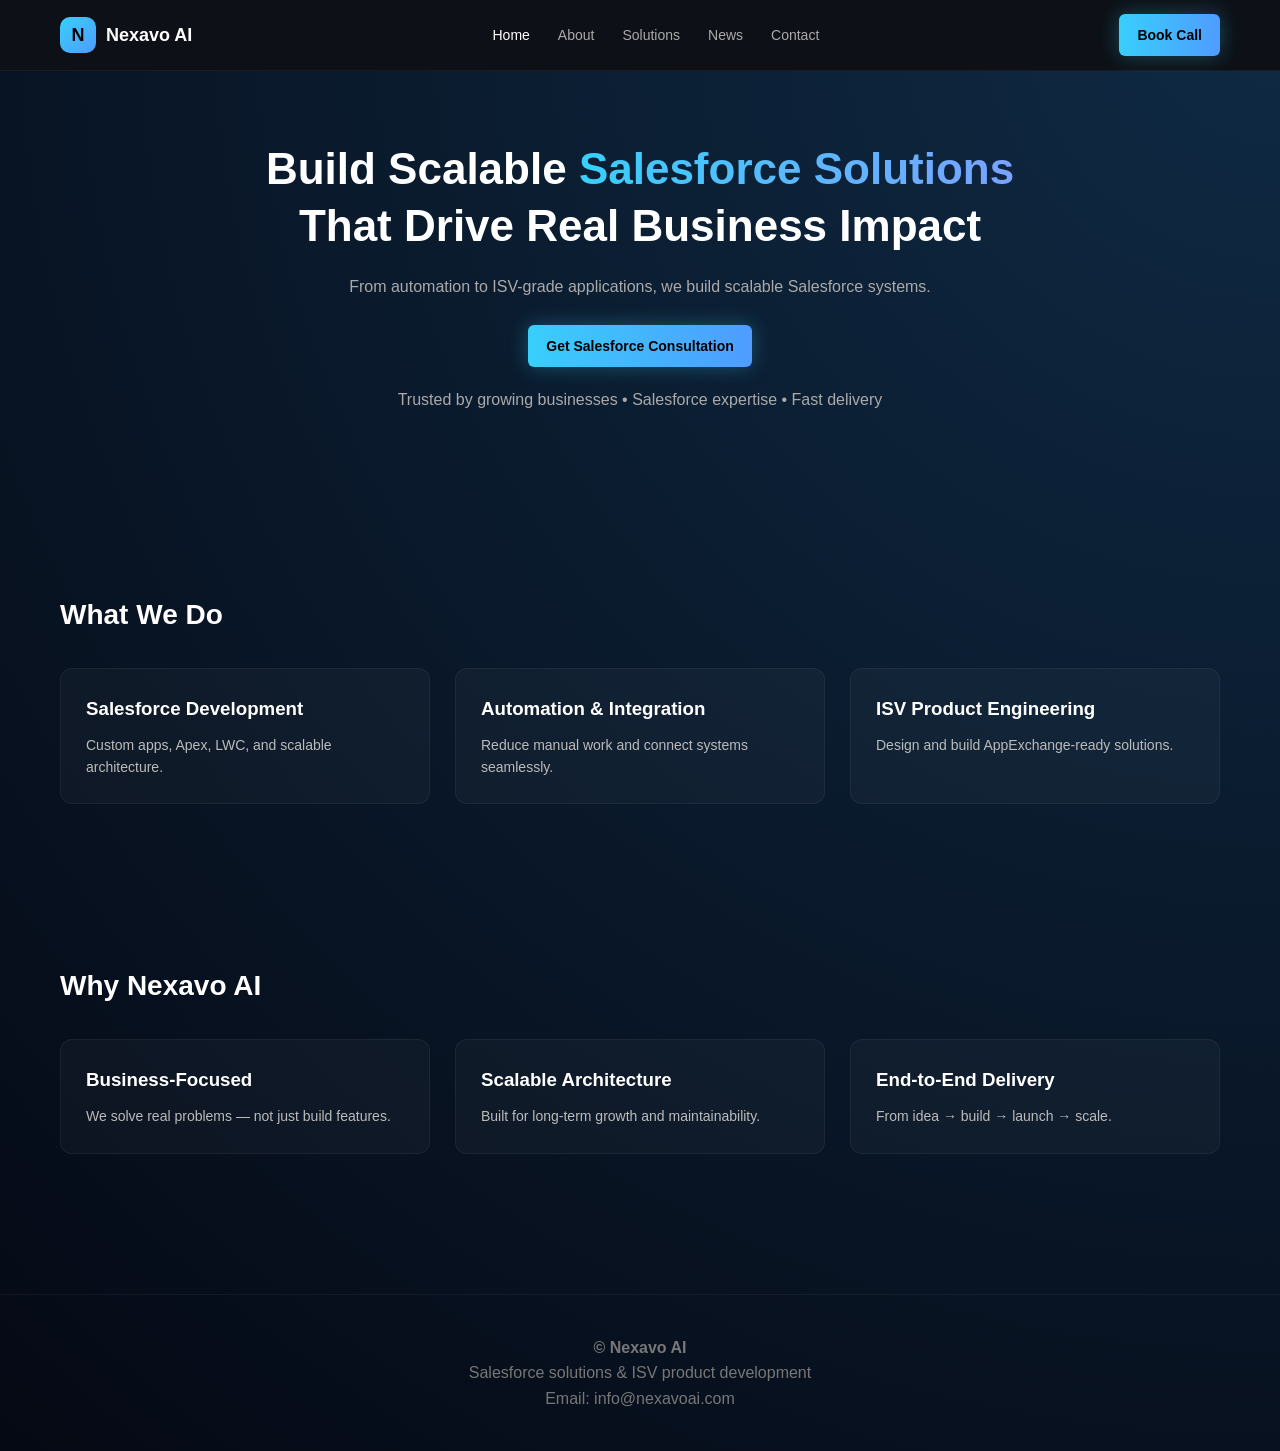
<file: index.html>
<!DOCTYPE html>

<html lang="en">

<head>
    <meta charset="UTF-8">
    <meta name="viewport" content="width=device-width, initial-scale=1.0">
    <title>Nexavo AI</title>
    <link rel="stylesheet" href="style.css">
</head>

<body>

<!-- NAVBAR -->

<nav class="nav">
    <div class="container nav-inner">

    <div class="nav-logo">
        <div class="logo-mark">N</div>
        Nexavo AI
    </div>

    <div class="nav-links">
        <a href="index.html" class="active">Home</a>
        <a href="about.html">About</a>
        <a href="products.html">Solutions</a>
        <a href="news.html">News</a>
        <a href="contact.html">Contact</a>
    </div>

    <a href="contact.html" class="btn btn-primary">Book Call</a>

</div>

</nav>

<!-- HERO -->

<section class="hero">
    <div class="container">
    <h1>
        Build Scalable <span class="highlight">Salesforce Solutions</span><br>
        That Drive Real Business Impact
    </h1>

    <p>
        From automation to ISV-grade applications, we build scalable Salesforce systems.
    </p>

    <a href="contact.html" class="btn btn-primary">
        Get Salesforce Consultation
    </a>

    <p class="hero-trust">
        Trusted by growing businesses • Salesforce expertise • Fast delivery
    </p>

</div>

</section>

<!-- WHAT WE DO -->

<section class="section">
    <div class="container">

    <h2>What We Do</h2>

    <div class="grid-3">

        <div class="card">
            <h3>Salesforce Development</h3>
            <p>Custom apps, Apex, LWC, and scalable architecture.</p>
        </div>

        <div class="card">
            <h3>Automation & Integration</h3>
            <p>Reduce manual work and connect systems seamlessly.</p>
        </div>

        <div class="card">
            <h3>ISV Product Engineering</h3>
            <p>Design and build AppExchange-ready solutions.</p>
        </div>

    </div>

</div>

</section>

<!-- WHY NEXAVO -->

<section class="section">
    <div class="container">

    <h2>Why Nexavo AI</h2>

    <div class="grid-3">

        <div class="card">
            <h3>Business-Focused</h3>
            <p>We solve real problems — not just build features.</p>
        </div>

        <div class="card">
            <h3>Scalable Architecture</h3>
            <p>Built for long-term growth and maintainability.</p>
        </div>

        <div class="card">
            <h3>End-to-End Delivery</h3>
            <p>From idea → build → launch → scale.</p>
        </div>

    </div>

</div>

</section>

<!-- FOOTER -->

<footer class="footer">
    <div class="container">
        <p><strong>© Nexavo AI</strong></p>
        <p>Salesforce solutions & ISV product development</p>
        <p>Email: info@nexavoai.com</p>
    </div>
</footer>

</body>
</html>
</file>
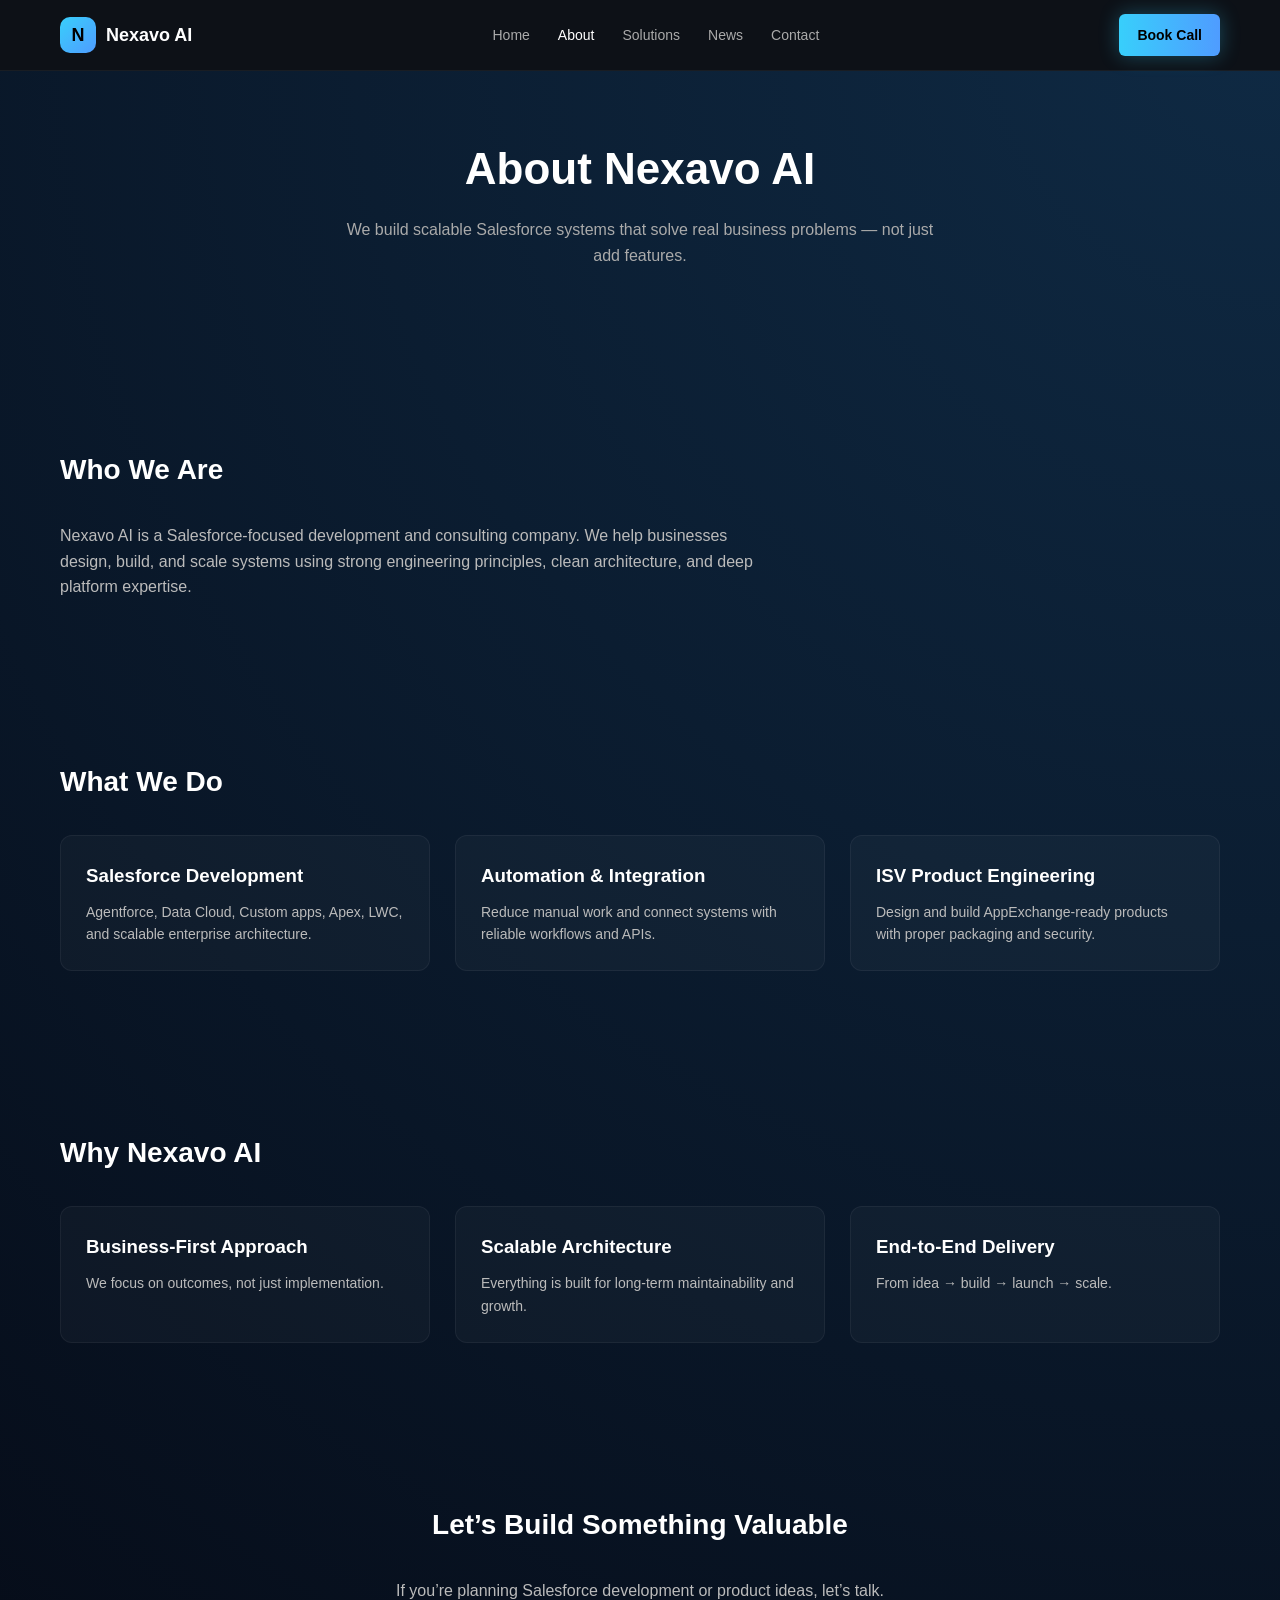
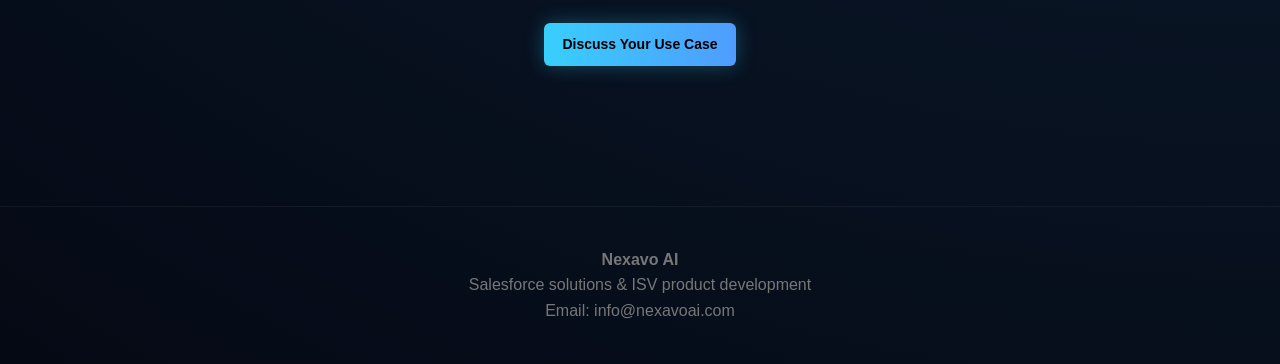
<file: about.html>
<!DOCTYPE html>
<html lang="en">
<head>
  <meta charset="UTF-8" />
  <meta name="viewport" content="width=device-width, initial-scale=1.0"/>
  <title>About — Nexavo AI</title>
  <link rel="stylesheet" href="style.css"/>
</head>

<body>

<!-- NAVBAR -->
<nav class="nav">
  <div class="container nav-inner">

    <div class="nav-logo">
      <div class="logo-mark">N</div>
      Nexavo AI
    </div>

    <div class="nav-links">
      <a href="index.html">Home</a>
      <a href="about.html" class="active">About</a>
      <a href="products.html">Solutions</a>
      <a href="news.html">News</a>
      <a href="contact.html">Contact</a>
    </div>

    <a href="contact.html" class="btn btn-primary">Book Call</a>

  </div>
</nav>

<!-- HERO -->
<section class="hero">
  <div class="container">
    <h1>About Nexavo AI</h1>
    <p>
      We build scalable Salesforce systems that solve real business problems — not just add features.
    </p>
  </div>
</section>

<!-- SECTION: WHO WE ARE -->
<section class="section">
  <div class="container">
    <h2>Who We Are</h2>
    <p style="max-width:700px; color:#bbb;">
      Nexavo AI is a Salesforce-focused development and consulting company. We help businesses design,
      build, and scale systems using strong engineering principles, clean architecture, and deep platform expertise.
    </p>
  </div>
</section>

<!-- SECTION: WHAT WE DO -->
<section class="section">
  <div class="container">
    <h2>What We Do</h2>

    <div class="grid-3">

      <div class="card">
        <h3>Salesforce Development</h3>
        <p>Agentforce, Data Cloud, Custom apps, Apex, LWC, and scalable enterprise architecture.</p>
      </div>

      <div class="card">
        <h3>Automation & Integration</h3>
        <p>Reduce manual work and connect systems with reliable workflows and APIs.</p>
      </div>

      <div class="card">
        <h3>ISV Product Engineering</h3>
        <p>Design and build AppExchange-ready products with proper packaging and security.</p>
      </div>

    </div>
  </div>
</section>

<!-- SECTION: WHY US -->
<section class="section">
  <div class="container">
    <h2>Why Nexavo AI</h2>

    <div class="grid-3">

      <div class="card">
        <h3>Business-First Approach</h3>
        <p>We focus on outcomes, not just implementation.</p>
      </div>

      <div class="card">
        <h3>Scalable Architecture</h3>
        <p>Everything is built for long-term maintainability and growth.</p>
      </div>

      <div class="card">
        <h3>End-to-End Delivery</h3>
        <p>From idea → build → launch → scale.</p>
      </div>

    </div>
  </div>
</section>

<!-- CTA -->
<section class="section" style="text-align:center;">
  <div class="container">
    <h2>Let’s Build Something Valuable</h2>
    <p style="color:#bbb; margin-top:10px;">
      If you’re planning Salesforce development or product ideas, let’s talk.
    </p>

    <a href="contact.html" class="btn btn-primary" style="margin-top:20px;">
      Discuss Your Use Case
    </a>
  </div>
</section>

<!-- FOOTER -->
<footer class="footer">
  <p><strong>Nexavo AI</strong></p>
  <p>Salesforce solutions & ISV product development</p>
  <p>Email: info@nexavoai.com</p>
</footer>

</body>
</html>
</file>
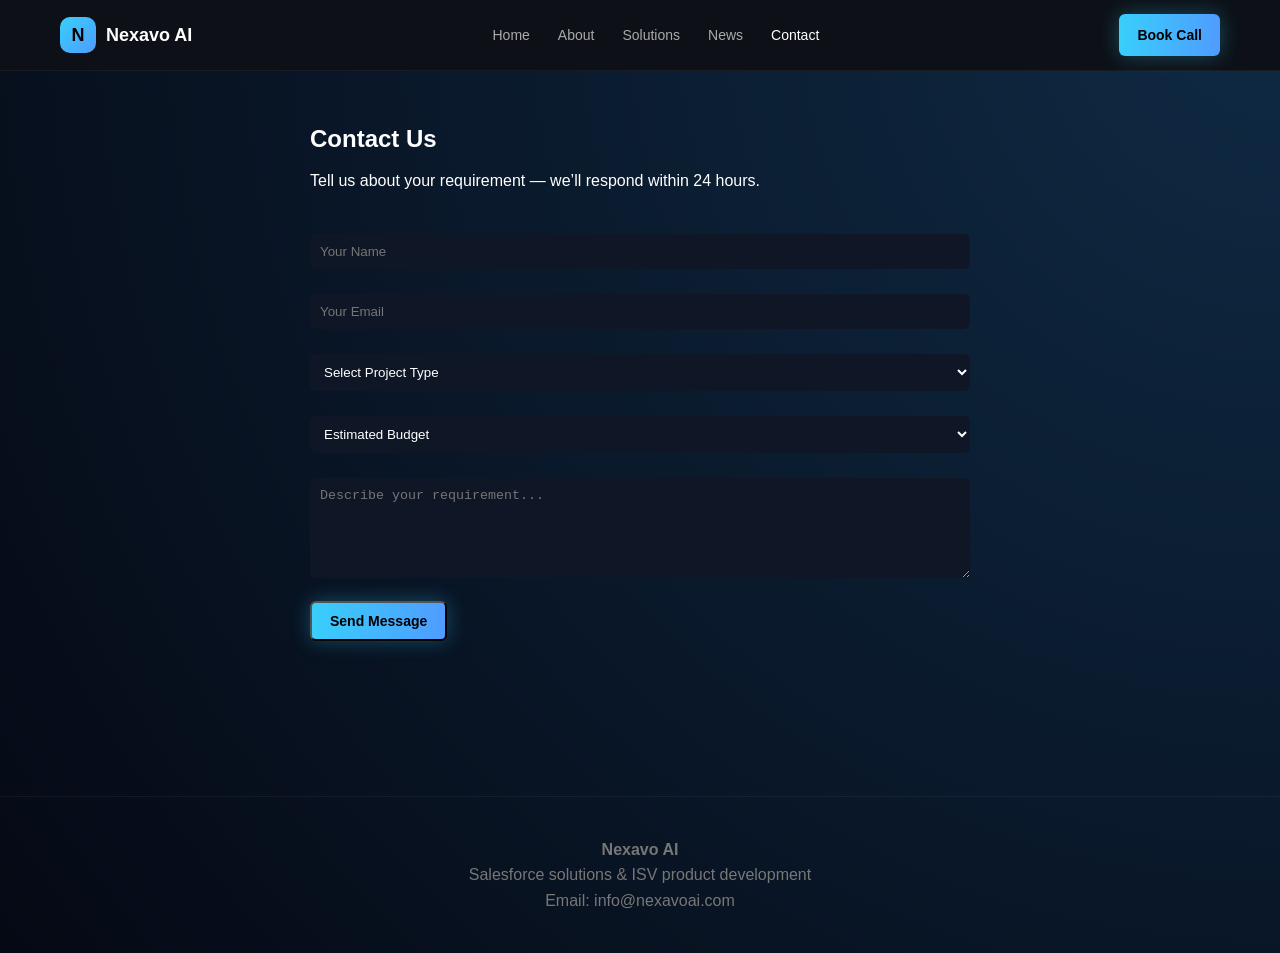
<file: contact.html>
<!DOCTYPE html>
<html lang="en">
<head>
  <meta charset="UTF-8">
  <meta name="viewport" content="width=device-width, initial-scale=1.0">
  <title>Contact — Nexavo AI</title>
  <link rel="stylesheet" href="style.css">
</head>

<body>

<!-- NAV -->
<nav class="nav">
  <div class="container nav-inner">

    <div class="nav-logo">
      <div class="logo-mark">N</div>
      Nexavo AI
    </div>

    <div class="nav-links">
      <a href="index.html">Home</a>
      <a href="about.html">About</a>
      <a href="products.html">Solutions</a>
      <a href="news.html">News</a>
      <a href="contact.html" class="active">Contact</a>
    </div>

    <a href="contact.html" class="btn btn-primary">Book Call</a>

  </div>
</nav>

<!-- CONTACT SECTION -->
<section class="section" style="padding-top:120px;">
  <div class="container" style="max-width:700px;">

    <h1 style="margin-bottom:10px;">Contact Us</h1>
    <p class="text-muted" style="margin-bottom:30px;">
      Tell us about your requirement — we’ll respond within 24 hours.
    </p>

    <!-- FORM -->
    <form id="contact-form" action="https://api.web3forms.com/submit" method="POST">

      <!-- REQUIRED -->
      <input type="hidden" name="access_key" value="4ab55891-436e-4344-ac26-cd96b92902ed">

      <!-- OPTIONAL -->
      <input type="hidden" name="subject" value="New Lead from Nexavo AI">
      <input type="hidden" name="from_name" value="Nexavo AI Website">

      <!-- FIELDS -->
      <input type="text" name="name" placeholder="Your Name" required>

      <input type="email" name="email" placeholder="Your Email" required>

      <select name="project_type" required>
        <option value="">Select Project Type</option>
        <option>Salesforce Development</option>
        <option>Automation & Integration</option>
        <option>ISV Product Development</option>
      </select>

      <select name="budget">
        <option value="">Estimated Budget</option>
        <option>Below ₹50K</option>
        <option>₹50K – ₹2L</option>
        <option>₹2L+</option>
      </select>

      <textarea name="message" placeholder="Describe your requirement..." required></textarea>

      <input type="checkbox" name="botcheck" style="display:none;">

      <button type="submit" class="btn btn-primary">Send Message</button>

      <!-- STATUS -->
      <p id="form-status" style="margin-top:15px;"></p>

    </form>

    <!-- WHATSAPP (HIGH CONVERSION)
    <p style="margin-top:25px; text-align:center;">
      Or message directly on 
      <a href="https://wa.me/91XXXXXXXXXX" style="color:#38CFFB;">
        WhatsApp
      </a>
    </p>  -->

  </div>
</section>

<!-- FOOTER -->
<footer class="footer">
  <div class="container">
    <p><strong>Nexavo AI</strong></p>
    <p>Salesforce solutions & ISV product development</p>
    <p>Email: info@nexavoai.com</p>
  </div>
</footer>

<script src="main.js"></script>

</body>
</html>
</file>
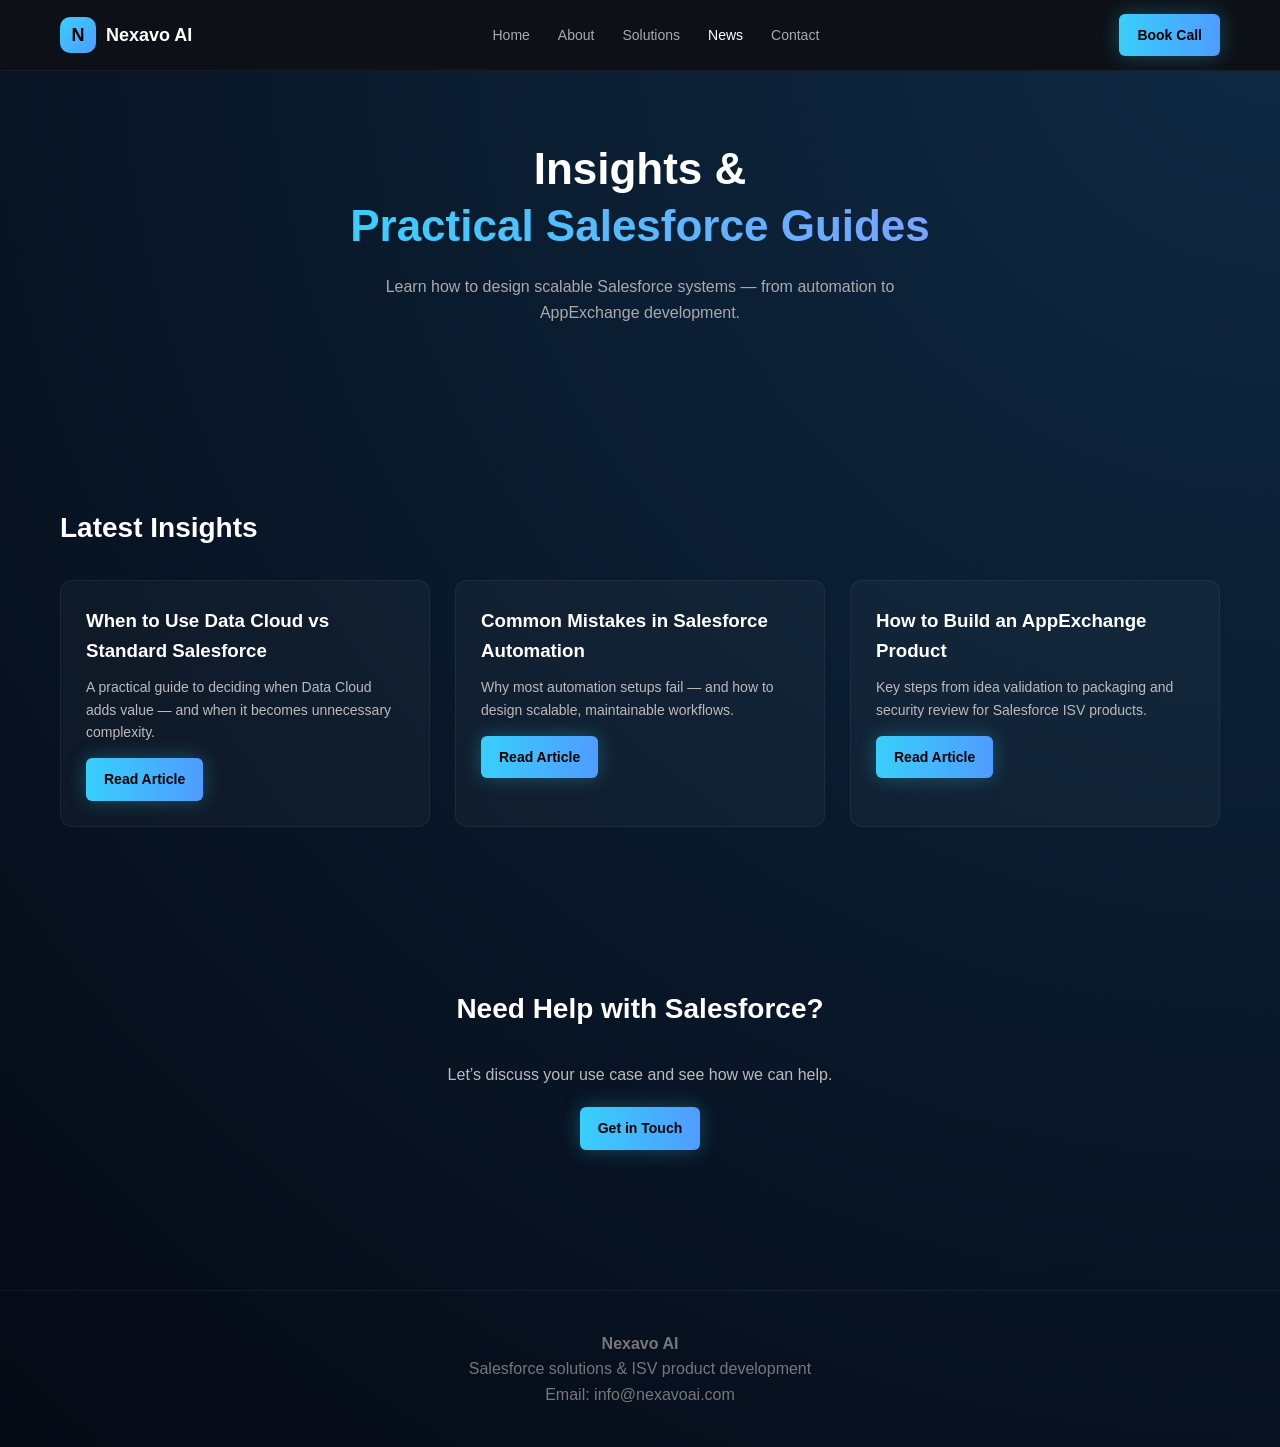
<file: news.html>
<!DOCTYPE html>
<html lang="en">
<head>
  <meta charset="UTF-8" />
  <meta name="viewport" content="width=device-width, initial-scale=1.0"/>
  <meta name="description" content="Insights on Salesforce development, automation, and AppExchange." />
  <title>Insights — Nexavo AI</title>
  <link rel="stylesheet" href="style.css"/>
</head>

<body>

<!-- NAVBAR -->
<nav class="nav">
  <div class="container nav-inner">

    <div class="nav-logo">
      <div class="logo-mark">N</div>
      Nexavo AI
    </div>

    <div class="nav-links">
      <a href="index.html">Home</a>
      <a href="about.html">About</a>
      <a href="products.html">Solutions</a>
      <a href="news.html" class="active">News</a>
      <a href="contact.html">Contact</a>
    </div>

    <a href="contact.html" class="btn btn-primary">Book Call</a>

  </div>
</nav>

<!-- HERO -->
<section class="hero">
  <div class="container">

    <h1>
      Insights &<br>
      <span class="highlight">Practical Salesforce Guides</span>
    </h1>

    <p>
      Learn how to design scalable Salesforce systems — from automation to AppExchange development.
    </p>

  </div>
</section>

<!-- ARTICLES -->
<section class="section">
  <div class="container">

    <h2>Latest Insights</h2>

    <div class="grid-3">

      <div class="card">
        <h3>When to Use Data Cloud vs Standard Salesforce</h3>
        <p>
          A practical guide to deciding when Data Cloud adds value — and when it becomes unnecessary complexity.
        </p>
        <a href="#" class="btn btn-primary" style="margin-top:15px;">
          Read Article
        </a>
      </div>

      <div class="card">
        <h3>Common Mistakes in Salesforce Automation</h3>
        <p>
          Why most automation setups fail — and how to design scalable, maintainable workflows.
        </p>
        <a href="#" class="btn btn-primary" style="margin-top:15px;">
          Read Article
        </a>
      </div>

      <div class="card">
        <h3>How to Build an AppExchange Product</h3>
        <p>
          Key steps from idea validation to packaging and security review for Salesforce ISV products.
        </p>
        <a href="#" class="btn btn-primary" style="margin-top:15px;">
          Read Article
        </a>
      </div>

    </div>

  </div>
</section>

<!-- CTA -->
<section class="section">
  <div class="container" style="text-align:center;">

    <h2>Need Help with Salesforce?</h2>

    <p style="color:#bbb; margin-top:10px;">
      Let’s discuss your use case and see how we can help.
    </p>

    <a href="contact.html" class="btn btn-primary" style="margin-top:20px;">
      Get in Touch
    </a>

  </div>
</section>

<!-- FOOTER -->
<footer class="footer">
  <p><strong>Nexavo AI</strong></p>
  <p>Salesforce solutions & ISV product development</p>
  <p>Email: info@nexavoai.com</p>
</footer>

</body>
</html>
</file>
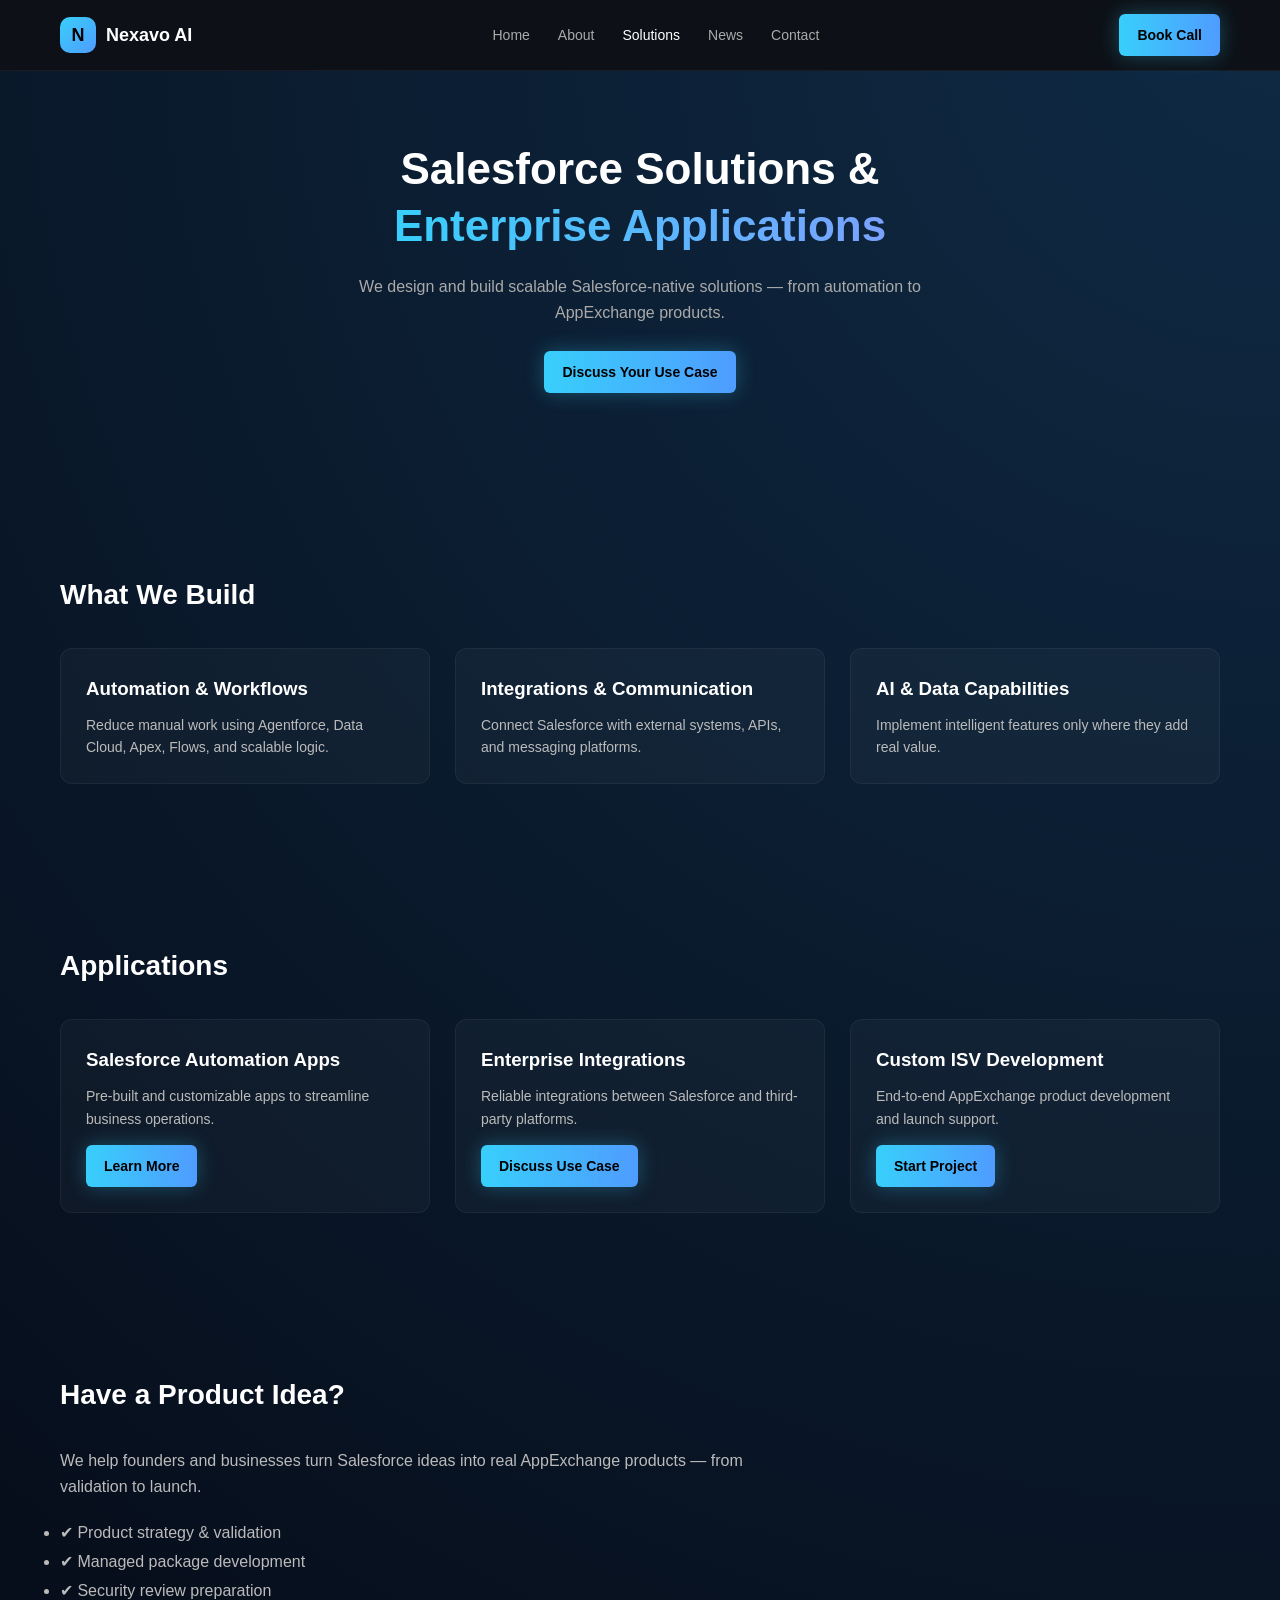
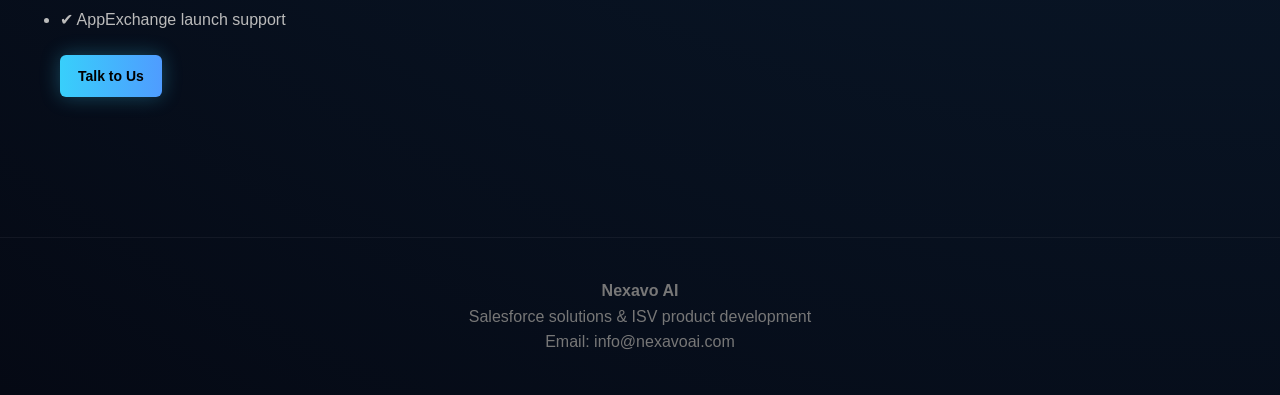
<file: products.html>
<!DOCTYPE html>
<html lang="en">
<head>
  <meta charset="UTF-8" />
  <meta name="viewport" content="width=device-width, initial-scale=1.0"/>
  <title>Solutions — Nexavo AI</title>
  <link rel="stylesheet" href="style.css"/>
</head>

<body>

<!-- NAVBAR -->
<nav class="nav">
  <div class="container nav-inner">

    <div class="nav-logo">
      <div class="logo-mark">N</div>
      Nexavo AI
    </div>

    <div class="nav-links">
      <a href="index.html">Home</a>
      <a href="about.html">About</a>
      <a href="products.html" class="active">Solutions</a>
      <a href="news.html">News</a>
      <a href="contact.html">Contact</a>
    </div>

    <a href="contact.html" class="btn btn-primary">Book Call</a>

  </div>
</nav>

<!-- HERO -->
<section class="hero">
  <div class="container">

    <h1>
      Salesforce Solutions &<br>
      <span class="highlight">Enterprise Applications</span>
    </h1>

    <p>
      We design and build scalable Salesforce-native solutions — from automation to AppExchange products.
    </p>

    <a href="contact.html" class="btn btn-primary">
      Discuss Your Use Case
    </a>

  </div>
</section>

<!-- WHAT WE BUILD -->
<section class="section">
  <div class="container">

    <h2>What We Build</h2>

    <div class="grid-3">

      <div class="card">
        <h3>Automation & Workflows</h3>
        <p>Reduce manual work using Agentforce, Data Cloud, Apex, Flows, and scalable logic.</p>
      </div>

      <div class="card">
        <h3>Integrations & Communication</h3>
        <p>Connect Salesforce with external systems, APIs, and messaging platforms.</p>
      </div>

      <div class="card">
        <h3>AI & Data Capabilities</h3>
        <p>Implement intelligent features only where they add real value.</p>
      </div>

    </div>

  </div>
</section>

<!-- APPLICATIONS -->
<section class="section">
  <div class="container">

    <h2>Applications</h2>

    <div class="grid-3">

      <div class="card">
        <h3>Salesforce Automation Apps</h3>
        <p>Pre-built and customizable apps to streamline business operations.</p>
        <a href="contact.html" class="btn btn-primary" style="margin-top:15px;">
          Learn More
        </a>
      </div>

      <div class="card">
        <h3>Enterprise Integrations</h3>
        <p>Reliable integrations between Salesforce and third-party platforms.</p>
        <a href="contact.html" class="btn btn-primary" style="margin-top:15px;">
          Discuss Use Case
        </a>
      </div>

      <div class="card">
        <h3>Custom ISV Development</h3>
        <p>End-to-end AppExchange product development and launch support.</p>
        <a href="contact.html" class="btn btn-primary" style="margin-top:15px;">
          Start Project
        </a>
      </div>

    </div>

  </div>
</section>

<!-- ISV SECTION -->
<section class="section">
  <div class="container">

    <h2>Have a Product Idea?</h2>

    <p style="max-width:700px;color:#bbb;">
      We help founders and businesses turn Salesforce ideas into real AppExchange products —
      from validation to launch.
    </p>

    <div style="margin-top:20px;">
      <ul style="color:#bbb; line-height:1.8;">
        <li>✔ Product strategy & validation</li>
        <li>✔ Managed package development</li>
        <li>✔ Security review preparation</li>
        <li>✔ AppExchange launch support</li>
      </ul>
    </div>

    <a href="contact.html" class="btn btn-primary" style="margin-top:20px;">
      Talk to Us
    </a>

  </div>
</section>

<!-- FOOTER -->
<footer class="footer">
  <p><strong>Nexavo AI</strong></p>
  <p>Salesforce solutions & ISV product development</p>
  <p>Email: info@nexavoai.com</p>
</footer>

</body>
</html>
</file>
<file: style.css>
/* ================= RESET ================= */
* {
  margin: 0;
  padding: 0;
  box-sizing: border-box;
}

/* ================= BODY ================= */
body {
  font-family: 'Segoe UI', sans-serif;
  background: radial-gradient(circle at top right, #0f2a44, #050914);
  color: white;
  line-height: 1.6;
  overflow-x: hidden;
}

/* ================= CONTAINER ================= */
.container {
  max-width: 1200px;
  margin: auto;
  padding: 0 20px;
}

/* ================= NAVBAR ================= */
.nav {
  position: fixed;
  top: 0;
  width: 100%;
  background: #0d1117;
  border-bottom: 1px solid rgba(255,255,255,0.05);
  z-index: 1000;
}

.nav-inner {
  display: flex;
  justify-content: space-between;
  align-items: center;
  height: 70px;
}

/* LOGO */
.nav-logo {
  display: flex;
  align-items: center;
  font-weight: 600;
  font-size: 18px;
}

.logo-mark {
  width: 36px;
  height: 36px;
  background: linear-gradient(135deg, #38CFFB, #4f9cff);
  color: #000;
  display: flex;
  align-items: center;
  justify-content: center;
  border-radius: 10px;
  margin-right: 10px;
  font-weight: bold;
}

/* NAV LINKS */
.nav-links {
  display: flex;
  gap: 28px;
  align-items: center;
}

.nav-links a {
  color: #aaa;
  text-decoration: none;
  font-size: 14px;
  transition: 0.2s;
}

.nav-links a:hover,
.nav-links .active {
  color: #fff;
}

/* BUTTON */
.btn {
  padding: 10px 18px;
  border-radius: 6px;
  text-decoration: none;
  font-size: 14px;
  transition: 0.3s;
  display: inline-block;
}

.btn-primary {
  background: linear-gradient(90deg,#38CFFB,#4f9cff);
  color: #000;
  font-weight: 600;
  box-shadow: 0 0 20px rgba(56,207,251,0.3);
}

.btn-primary:hover {
  transform: translateY(-2px);
}

/* ================= HERO ================= */
.hero {
  padding-top: 140px;
  padding-bottom: 100px;
  text-align: center;
}

.hero h1 {
  font-size: 44px;
  max-width: 800px;
  margin: 0 auto;
  line-height: 1.3;
}

.hero p {
  color: #aaa;
  margin-top: 20px;
  font-size: 16px;
  max-width: 600px;
  margin-left: auto;
  margin-right: auto;
}

.hero .btn {
  margin-top: 25px;
}

/* TRUST TEXT */
.hero-trust {
  margin-top: 15px;
  font-size: 14px;
  color: #9ca3af;
}

/* TEXT GRADIENT */
.highlight {
  background: linear-gradient(90deg, #38CFFB, #7aa2ff);
  -webkit-background-clip: text;
  -webkit-text-fill-color: transparent;
}

/* ================= SECTION ================= */
.section {
  padding: 80px 0;
}

/* HEADINGS */
h2 {
  font-size: 28px;
  margin-bottom: 30px;
}

/* ================= GRID ================= */
.grid-3 {
  display: grid;
  grid-template-columns: repeat(3,1fr);
  gap: 25px;
  margin-top: 20px;
}

/* ================= CARD ================= */
.card {
  background: rgba(255,255,255,0.03);
  padding: 25px;
  border-radius: 12px;
  border: 1px solid rgba(255,255,255,0.05);
  transition: 0.3s;
}

.card h3 {
  margin-bottom: 10px;
}

.card p {
  color: #bbb;
  font-size: 14px;
}

.card:hover {
  transform: translateY(-6px);
  box-shadow: 0 10px 30px rgba(0,0,0,0.5);
}

/* ================= CONTACT FORM ================= */
form input,
form textarea,
form select {
  width: 100%;
  padding: 10px;
  margin-top: 10px;
  margin-bottom: 15px;
  border-radius: 6px;
  border: none;
  background: #0f1626;
  color: white;
}

form textarea {
  min-height: 100px;
}

/* ================= FOOTER ================= */
.footer {
  padding: 40px 0;
  text-align: center;
  color: #777;
  border-top: 1px solid rgba(255,255,255,0.05);
  margin-top: 60px;
}

/* ================= MOBILE FIX ================= */
@media (max-width: 768px) {

  /* NAV STACK FIX */
  .nav-inner {
    flex-direction: column;
    align-items: center;
    height: auto;
    padding: 10px 0;
  }

  .nav-logo {
    margin-bottom: 6px;
  }

  .nav-links {
    display: flex;
    flex-direction: row;
    justify-content: space-between;
    width: 100%;
    padding: 0 10px;
    gap: 0;
  }

  .nav-links a {
    font-size: 13px;
  }

  .btn-primary {
    margin-top: 8px;
    padding: 8px 14px;
    font-size: 13px;
  }

  /* HERO */
  .hero {
    padding-top: 170px;
  }

  .hero h1 {
    font-size: 28px;
  }

  .hero p {
    font-size: 14px;
  }

  /* GRID STACK */
  .grid-3 {
    grid-template-columns: 1fr;
  }
}

/* ================= FORM STATUS ================= */
#form-status {
  margin-top: 15px;
  font-size: 14px;
}

.hidden-field {
  display: none;
}
</file>
